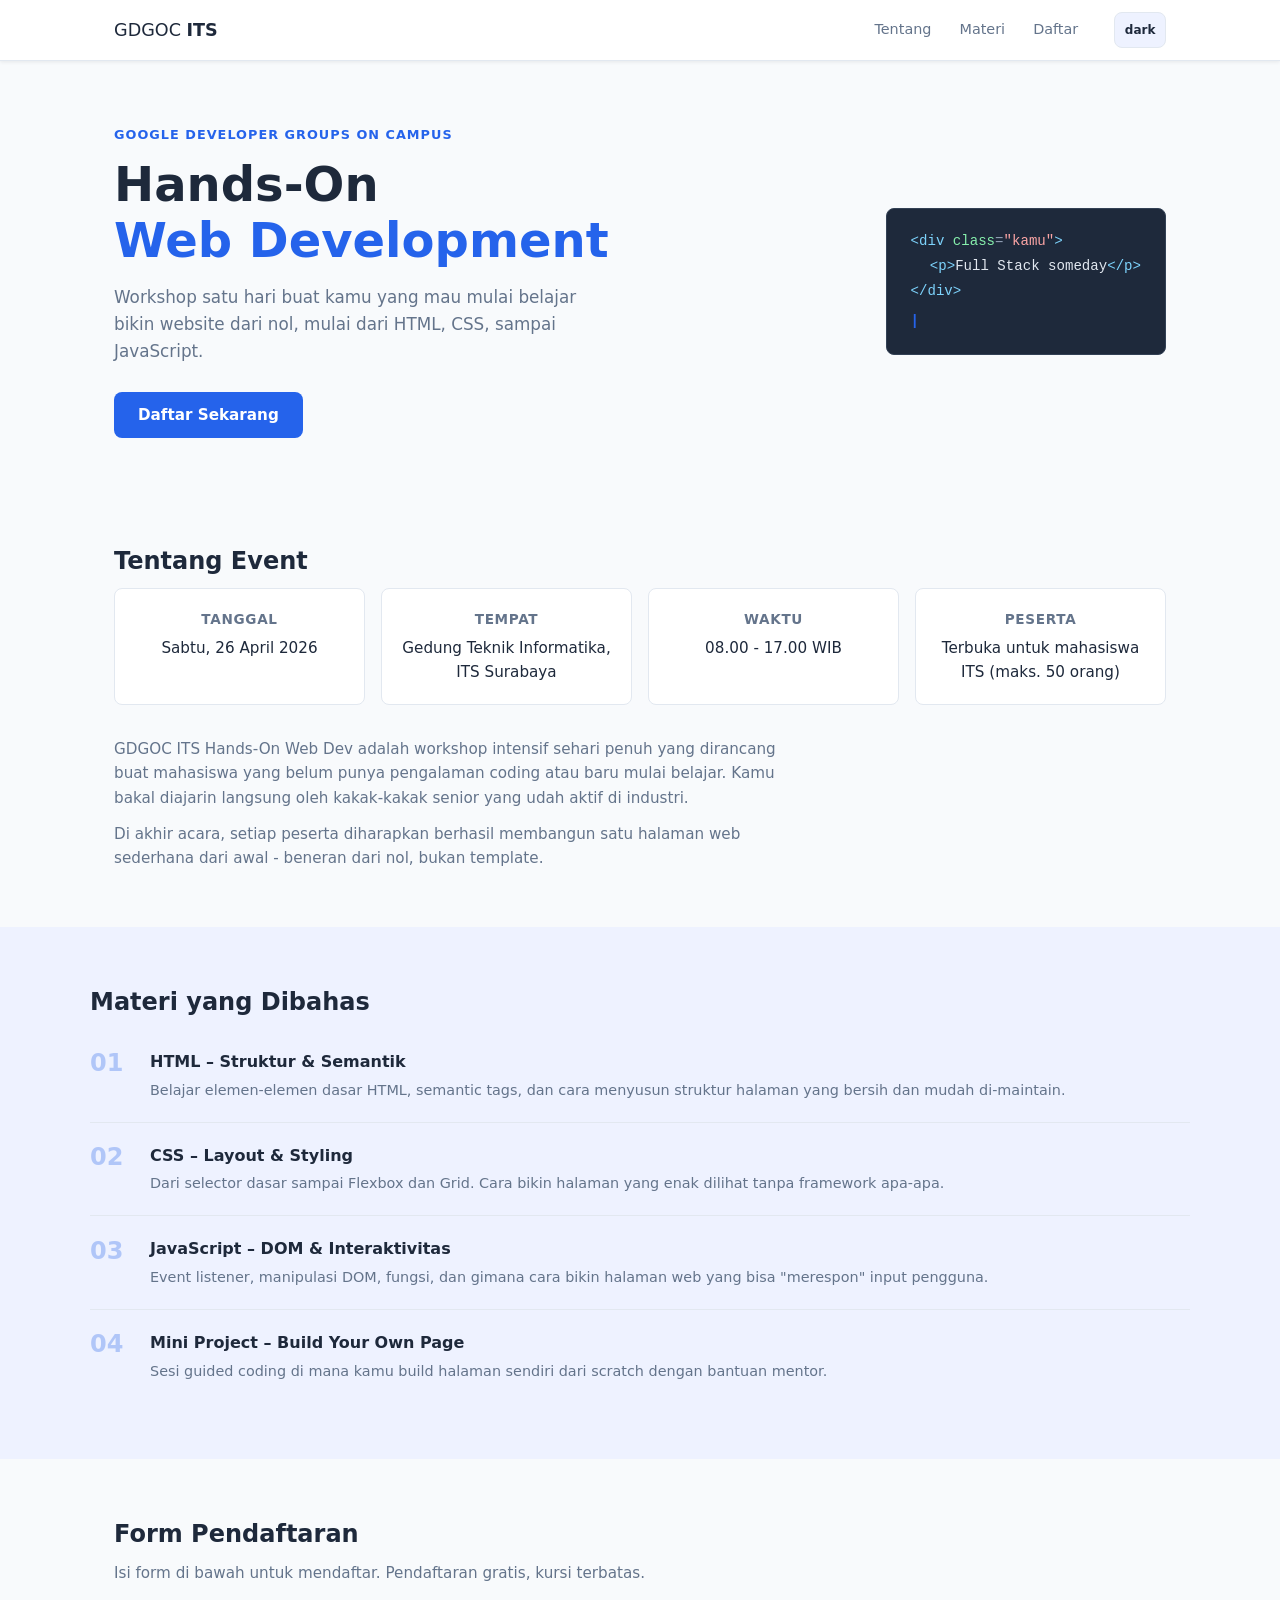
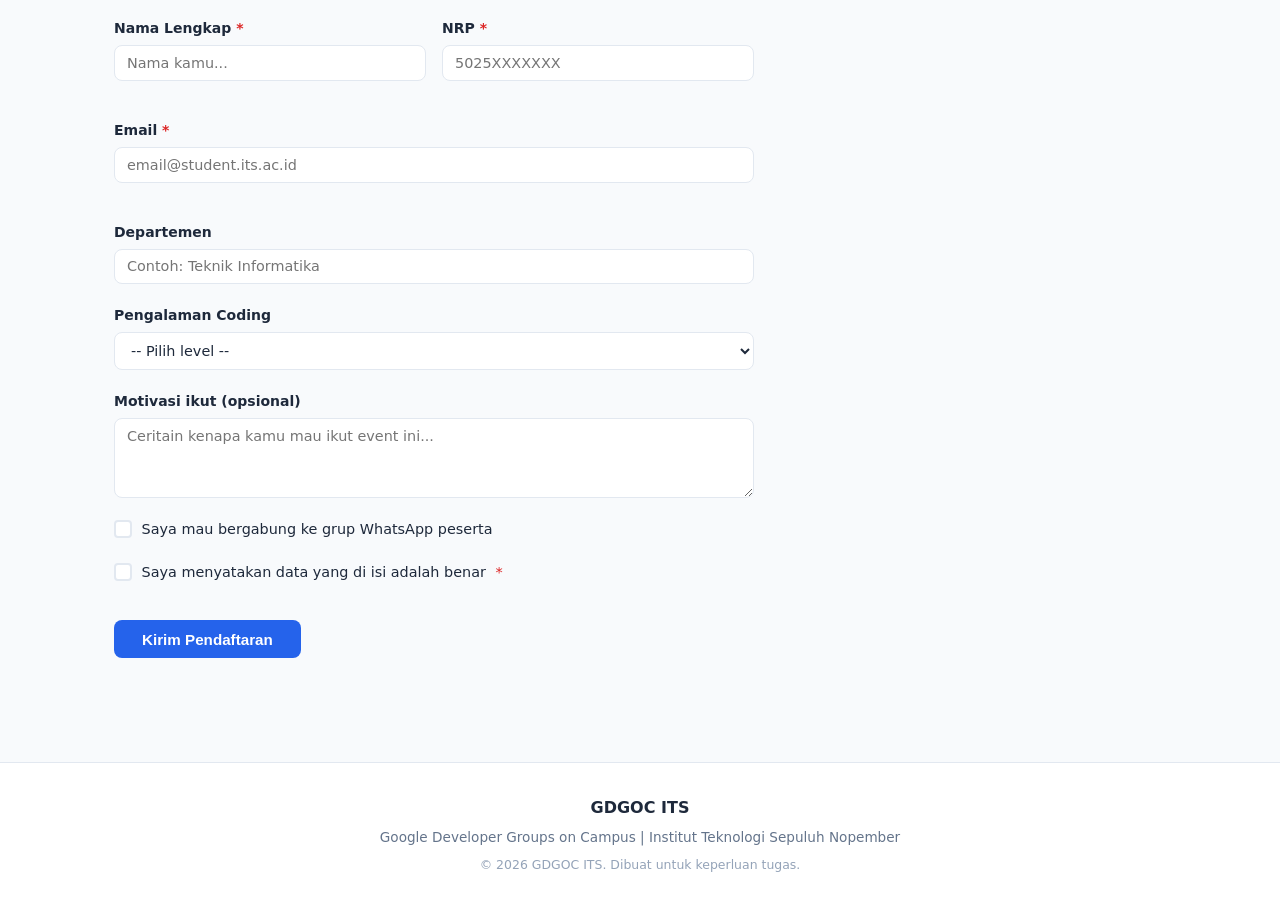
<file: index.html>
<!DOCTYPE html>
<html lang="id">
<head>
    <meta charset="UTF-8">
    <meta name="viewport" content="width=device-width, initial-scale=1.0">
    <meta name="description" content="Halaman pendaftaran GDGOC ITS Hands-On - event belajar HTML, CSS, dan JavaScript bersama.">
    <title>GDGOC ITS - Hands On Web Dev</title>
    <link rel="stylesheet" href="style.css">
</head>
<body>

    <header class="site-header">
        <div class="header-inner">
            <div class="logo">
                <span class="logo-text">GDGOC <strong>ITS</strong></span>
            </div>
            <nav class="nav">
                <a href="#about">Tentang</a>
                <a href="#topics">Materi</a>
                <a href="#daftar">Daftar</a>
            </nav>
            <button id="btn-darkmode" class="btn-darkmode" aria-label="Toggle dark mode">
                <span id="darkmode-icon">dark</span>
            </button>
        </div>
    </header>

    <main>

        <!-- Hero -->
        <section class="hero">
            <div class="hero-text">
                <p class="hero-label">Google Developer Groups on Campus</p>
                <h1>Hands-On<br><span>Web Development</span></h1>
                <p class="hero-desc">Workshop satu hari buat kamu yang mau mulai belajar bikin website dari nol, mulai dari HTML, CSS, sampai JavaScript.</p>
                <a href="#daftar" class="btn-primary">Daftar Sekarang</a>
            </div>
            <div class="hero-visual" aria-hidden="true">
                <div class="code-block">
                    <div class="code-line"><span class="c-tag">&lt;div</span> <span class="c-attr">class</span>=<span class="c-val">"kamu"</span><span class="c-tag">&gt;</span></div>
                    <div class="code-line indent"><span class="c-tag">&lt;p</span><span class="c-tag">&gt;</span><span class="c-text">Full Stack someday</span><span class="c-tag">&lt;/p&gt;</span></div>
                    <div class="code-line"><span class="c-tag">&lt;/div&gt;</span></div>
                    <div class="code-cursor">|</div>
                </div>
            </div>
        </section>

        <!-- About -->
        <section class="section" id="about">
            <h2 class="section-title">Tentang Event</h2>
            <div class="about-grid">
                <div class="info-card">
                    <h3>Tanggal</h3>
                    <p>Sabtu, 26 April 2026</p>
                </div>
                <div class="info-card">
                    <h3>Tempat</h3>
                    <p>Gedung Teknik Informatika, ITS Surabaya</p>
                </div>
                <div class="info-card">
                    <h3>Waktu</h3>
                    <p>08.00 - 17.00 WIB</p>
                </div>
                <div class="info-card">
                    <h3>Peserta</h3>
                    <p>Terbuka untuk mahasiswa ITS (maks. 50 orang)</p>
                </div>
            </div>
            <div class="about-desc">
                <p>
                    GDGOC ITS Hands-On Web Dev adalah workshop intensif sehari penuh yang dirancang buat mahasiswa yang belum punya pengalaman coding atau baru mulai belajar. Kamu bakal diajarin langsung oleh kakak-kakak senior yang udah aktif di industri.
                </p>
                <p>
                    Di akhir acara, setiap peserta diharapkan berhasil membangun satu halaman web sederhana dari awal - beneran dari nol, bukan template.
                </p>
            </div>
        </section>

        <!-- Topics -->
        <section class="section section-alt" id="topics">
            <h2 class="section-title">Materi yang Dibahas</h2>
            <div class="topics-list">
                <div class="topic-item">
                    <div class="topic-num">01</div>
                    <div class="topic-content">
                        <h3>HTML – Struktur & Semantik</h3>
                        <p>Belajar elemen-elemen dasar HTML, semantic tags, dan cara menyusun struktur halaman yang bersih dan mudah di-maintain.</p>
                    </div>
                </div>
                <div class="topic-item">
                    <div class="topic-num">02</div>
                    <div class="topic-content">
                        <h3>CSS – Layout & Styling</h3>
                        <p>Dari selector dasar sampai Flexbox dan Grid. Cara bikin halaman yang enak dilihat tanpa framework apa-apa.</p>
                    </div>
                </div>
                <div class="topic-item">
                    <div class="topic-num">03</div>
                    <div class="topic-content">
                        <h3>JavaScript – DOM & Interaktivitas</h3>
                        <p>Event listener, manipulasi DOM, fungsi, dan gimana cara bikin halaman web yang bisa "merespon" input pengguna.</p>
                    </div>
                </div>
                <div class="topic-item">
                    <div class="topic-num">04</div>
                    <div class="topic-content">
                        <h3>Mini Project – Build Your Own Page</h3>
                        <p>Sesi guided coding di mana kamu build halaman sendiri dari scratch dengan bantuan mentor.</p>
                    </div>
                </div>
            </div>
        </section>

        <!-- Registration Form -->
        <section class="section" id="daftar">
            <h2 class="section-title">Form Pendaftaran</h2>
            <p class="section-sub">Isi form di bawah untuk mendaftar. Pendaftaran gratis, kursi terbatas.</p>

            <form id="registration-form" class="reg-form" novalidate>
                <div class="form-row">
                    <div class="form-group">
                        <label for="name">Nama Lengkap <span class="req">*</span></label>
                        <input id="name" name="name" type="text" placeholder="Nama kamu..." autocomplete="name">
                        <span class="field-error" id="err-name"></span>
                    </div>
                    <div class="form-group">
                        <label for="nrp">NRP <span class="req">*</span></label>
                        <input id="nrp" name="nrp" type="text" placeholder="5025XXXXXXX">
                        <span class="field-error" id="err-nrp"></span>
                    </div>
                </div>

                <div class="form-group">
                    <label for="email">Email <span class="req">*</span></label>
                    <input id="email" name="email" type="email" placeholder="email@student.its.ac.id" autocomplete="email">
                    <span class="field-error" id="err-email"></span>
                </div>

                <div class="form-group">
                    <label for="dept">Departemen</label>
                    <input id="dept" name="dept" type="text" placeholder="Contoh: Teknik Informatika">
                </div>

                <div class="form-group">
                    <label for="level">Pengalaman Coding</label>
                    <select id="level" name="level">
                        <option value="">-- Pilih level --</option>
                        <option value="nol">Belum pernah sama sekali</option>
                        <option value="beginner">Pernah tapi dikit (SMA / otodidak)</option>
                        <option value="intermediate">Sudah lumayan (kuliah / kursus)</option>
                    </select>
                </div>

                <div class="form-group">
                    <label for="motivation">Motivasi ikut (opsional)</label>
                    <textarea id="motivation" name="motivation" rows="3" placeholder="Ceritain kenapa kamu mau ikut event ini..."></textarea>
                </div>

                <div class="form-check">
                    <label class="check-label">
                        <input id="join-wa" name="join-wa" type="checkbox">
                        <span class="check-box"></span>
                        Saya mau bergabung ke grup WhatsApp peserta
                    </label>
                </div>

                <div class="form-check">
                    <label class="check-label">
                        <input id="agree" name="agree" type="checkbox">
                        <span class="check-box"></span>
                        Saya menyatakan data yang di isi adalah benar <span class="req">*</span>
                    </label>
                    <span class="field-error" id="err-agree"></span>
                </div>

                <button type="submit" class="btn-submit" id="btn-submit">Kirim Pendaftaran</button>
            </form>

            <!-- Success message (hidden by default) -->
            <div id="success-msg" class="success-msg" hidden>
                <h3>Pendaftaran Berhasil</h3>
                <p id="success-text"></p>
                <button id="btn-reset" class="btn-primary">Daftar Lagi</button>
            </div>
        </section>

    </main>

    <footer class="site-footer">
        <div class="footer-inner">
            <div class="footer-brand">
                <span>GDGOC ITS</span>
            </div>
            <p class="footer-note">Google Developer Groups on Campus | Institut Teknologi Sepuluh Nopember</p>
            <p class="footer-copy">&copy; 2026 GDGOC ITS. Dibuat untuk keperluan tugas.</p>
        </div>
    </footer>

    <script src="script.js"></script>
</body>
</html>
</file>
<file: style.css>
/* ==========================
   Reset & Base
========================== */
*, *::before, *::after {
    margin: 0;
    padding: 0;
    box-sizing: border-box;
}

:root {
    --blue: #2563eb;
    --blue-dark: #1d4ed8;
    --blue-light: #dbeafe;
    --accent: #f59e0b;
    --bg: #f8fafc;
    --bg-alt: #eef2ff;
    --surface: #ffffff;
    --border: #e2e8f0;
    --text: #1e293b;
    --text-muted: #64748b;
    --text-light: #94a3b8;
    --error: #dc2626;
    --success: #16a34a;
    --radius: 8px;
    --shadow: 0 1px 4px rgba(0,0,0,0.08);
    --shadow-md: 0 4px 12px rgba(0,0,0,0.10);
}

/* Dark mode */
body.dark {
    --bg: #0f172a;
    --bg-alt: #1e293b;
    --surface: #1e293b;
    --border: #334155;
    --text: #f1f5f9;
    --text-muted: #94a3b8;
    --text-light: #64748b;
    --blue-light: #1e3a5f;
}

html {
    scroll-behavior: smooth;
}

body {
    font-family: 'Segoe UI', system-ui, -apple-system, sans-serif;
    background-color: var(--bg);
    color: var(--text);
    line-height: 1.6;
    transition: background-color 0.3s, color 0.3s;
}

a {
    color: var(--blue);
    text-decoration: none;
}

a:hover {
    text-decoration: underline;
}

/* ==========================
   Header
========================== */
.site-header {
    position: sticky;
    top: 0;
    z-index: 100;
    background: var(--surface);
    border-bottom: 1px solid var(--border);
    box-shadow: var(--shadow);
}

.header-inner {
    max-width: 1100px;
    margin: 0 auto;
    padding: 0 1.5rem;
    height: 60px;
    display: flex;
    align-items: center;
    gap: 1.5rem;
}

.logo {
    display: flex;
    align-items: center;
    gap: 0.5rem;
    font-size: 1.1rem;
    color: var(--text);
    white-space: nowrap;
}

.nav {
    display: flex;
    gap: 0.25rem;
    margin-left: auto;
}

.nav a {
    padding: 0.35rem 0.75rem;
    border-radius: var(--radius);
    color: var(--text-muted);
    font-size: 0.9rem;
    text-decoration: none;
    transition: background 0.2s, color 0.2s;
}

.nav a:hover {
    background: var(--bg-alt);
    color: var(--blue);
    text-decoration: none;
}

.btn-darkmode {
    background: var(--bg-alt);
    border: 1px solid var(--border);
    border-radius: var(--radius);
    padding: 0 0.6rem;
    height: 36px;
    cursor: pointer;
    font-size: 0.75rem;
    font-family: inherit;
    font-weight: 600;
    color: var(--text);
    display: flex;
    align-items: center;
    justify-content: center;
    transition: background 0.2s;
    flex-shrink: 0;
}

.btn-darkmode:hover {
    background: var(--border);
}

/* ==========================
   Hero
========================== */
.hero {
    max-width: 1100px;
    margin: 0 auto;
    padding: 4rem 1.5rem 3rem;
    display: flex;
    align-items: center;
    gap: 3rem;
}

.hero-text {
    flex: 1;
    min-width: 0;
}

.hero-label {
    font-size: 0.8rem;
    text-transform: uppercase;
    letter-spacing: 0.08em;
    color: var(--blue);
    font-weight: 600;
    margin-bottom: 0.75rem;
}

.hero-text h1 {
    font-size: clamp(2rem, 5vw, 3rem);
    font-weight: 800;
    line-height: 1.15;
    color: var(--text);
    margin-bottom: 1rem;
}

.hero-text h1 span {
    color: var(--blue);
}

.hero-desc {
    color: var(--text-muted);
    font-size: 1.05rem;
    margin-bottom: 1.75rem;
    max-width: 480px;
}

.btn-primary {
    display: inline-block;
    background: var(--blue);
    color: #fff;
    padding: 0.65rem 1.5rem;
    border-radius: var(--radius);
    font-size: 0.95rem;
    font-weight: 600;
    text-decoration: none;
    border: none;
    cursor: pointer;
    transition: background 0.2s, transform 0.1s;
}

.btn-primary:hover {
    background: var(--blue-dark);
    text-decoration: none;
    transform: translateY(-1px);
}

.btn-primary:active {
    transform: translateY(0);
}

/* Code block decoration */
.hero-visual {
    flex-shrink: 0;
}

.code-block {
    background: #1e293b;
    border-radius: var(--radius);
    padding: 1.25rem 1.5rem;
    font-family: 'Consolas', 'Courier New', monospace;
    font-size: 0.88rem;
    color: #94a3b8;
    line-height: 1.8;
    min-width: 240px;
    border: 1px solid #334155;
    position: relative;
}

.code-line { white-space: nowrap; }
.code-line.indent { padding-left: 1.2rem; }
.c-tag  { color: #7dd3fc; }
.c-attr { color: #86efac; }
.c-val  { color: #fca5a5; }
.c-text { color: #e2e8f0; }

.code-cursor {
    color: var(--blue);
    animation: blink 1.1s step-end infinite;
    font-weight: bold;
    margin-top: 0.25rem;
}

@keyframes blink {
    0%, 100% { opacity: 1; }
    50% { opacity: 0; }
}

/* ==========================
   Sections
========================== */
.section {
    padding: 3.5rem 1.5rem;
    max-width: 1100px;
    margin: 0 auto;
}

.section-alt {
    background: var(--bg-alt);
    max-width: 100%;
    padding: 3.5rem 1.5rem;
}

.section-alt .section-title,
.section-alt .topics-list {
    max-width: 1100px;
    margin-left: auto;
    margin-right: auto;
}

.section-title {
    font-size: 1.5rem;
    font-weight: 700;
    color: var(--text);
    margin-bottom: 0.5rem;
}

.section-sub {
    color: var(--text-muted);
    margin-bottom: 2rem;
    font-size: 0.95rem;
}

/* About grid */
.about-grid {
    display: grid;
    grid-template-columns: repeat(auto-fit, minmax(200px, 1fr));
    gap: 1rem;
    margin-bottom: 2rem;
}

.info-card {
    background: var(--surface);
    border: 1px solid var(--border);
    border-radius: var(--radius);
    padding: 1.25rem;
    text-align: center;
}

.info-icon {
    font-size: 1.75rem;
    margin-bottom: 0.5rem;
}

.info-card h3 {
    font-size: 0.85rem;
    font-weight: 600;
    text-transform: uppercase;
    letter-spacing: 0.05em;
    color: var(--text-muted);
    margin-bottom: 0.3rem;
}

.info-card p {
    font-size: 0.95rem;
    color: var(--text);
}

.about-desc {
    display: flex;
    flex-direction: column;
    gap: 0.75rem;
}

.about-desc p {
    color: var(--text-muted);
    font-size: 0.95rem;
    max-width: 700px;
}

/* Topics list */
.topics-list {
    display: flex;
    flex-direction: column;
    gap: 0;
}

.topic-item {
    display: flex;
    align-items: flex-start;
    gap: 1.25rem;
    padding: 1.25rem 0;
    border-bottom: 1px solid var(--border);
}

.topic-item:last-child {
    border-bottom: none;
}

.topic-num {
    font-size: 1.5rem;
    font-weight: 800;
    color: var(--blue);
    opacity: 0.3;
    min-width: 2.5rem;
    line-height: 1;
    padding-top: 0.15rem;
}

.topic-content h3 {
    font-size: 1rem;
    font-weight: 600;
    margin-bottom: 0.25rem;
    color: var(--text);
}

.topic-content p {
    font-size: 0.9rem;
    color: var(--text-muted);
}

/* ==========================
   Registration Form
========================== */
.reg-form {
    max-width: 640px;
    display: flex;
    flex-direction: column;
    gap: 1.25rem;
}

.form-row {
    display: grid;
    grid-template-columns: 1fr 1fr;
    gap: 1rem;
}

.form-group {
    display: flex;
    flex-direction: column;
    gap: 0.35rem;
}

.form-group label {
    font-size: 0.875rem;
    font-weight: 600;
    color: var(--text);
}

.form-group input,
.form-group select,
.form-group textarea {
    padding: 0.55rem 0.75rem;
    border: 1px solid var(--border);
    border-radius: var(--radius);
    background: var(--surface);
    color: var(--text);
    font-size: 0.9rem;
    font-family: inherit;
    transition: border-color 0.2s, box-shadow 0.2s;
    outline: none;
}

.form-group input:focus,
.form-group select:focus,
.form-group textarea:focus {
    border-color: var(--blue);
    box-shadow: 0 0 0 3px rgba(37, 99, 235, 0.12);
}

.form-group input.error,
.form-group select.error {
    border-color: var(--error);
}

.form-group textarea {
    resize: vertical;
    min-height: 80px;
}

.field-error {
    font-size: 0.78rem;
    color: var(--error);
    min-height: 1em;
}

.req {
    color: var(--error);
}

/* Checkbox custom */
.form-check {
    display: flex;
    flex-direction: column;
    gap: 0.25rem;
}

.check-label {
    display: flex;
    align-items: center;
    gap: 0.6rem;
    cursor: pointer;
    font-size: 0.9rem;
    color: var(--text);
    user-select: none;
}

.check-label input[type="checkbox"] {
    display: none;
}

.check-box {
    width: 18px;
    height: 18px;
    border: 2px solid var(--border);
    border-radius: 4px;
    flex-shrink: 0;
    display: flex;
    align-items: center;
    justify-content: center;
    transition: background 0.15s, border-color 0.15s;
    background: var(--surface);
    position: relative;
}

.check-label input[type="checkbox"]:checked + .check-box {
    background: var(--blue);
    border-color: var(--blue);
}

.check-label input[type="checkbox"]:checked + .check-box::after {
    content: '';
    width: 5px;
    height: 9px;
    border: 2px solid #fff;
    border-top: none;
    border-left: none;
    transform: rotate(45deg) translateY(-1px);
    display: block;
}

.btn-submit {
    align-self: flex-start;
    background: var(--blue);
    color: #fff;
    border: none;
    padding: 0.65rem 1.75rem;
    border-radius: var(--radius);
    font-size: 0.95rem;
    font-weight: 600;
    cursor: pointer;
    transition: background 0.2s, transform 0.1s;
}

.btn-submit:hover {
    background: var(--blue-dark);
    transform: translateY(-1px);
}

.btn-submit:active {
    transform: translateY(0);
}

/* Success */
.success-msg {
    max-width: 480px;
    background: var(--surface);
    border: 1px solid var(--border);
    border-radius: var(--radius);
    padding: 2.5rem 2rem;
    text-align: center;
}

.success-msg h3 {
    font-size: 1.2rem;
    margin-bottom: 0.5rem;
}

.success-msg p {
    color: var(--text-muted);
    font-size: 0.9rem;
    margin-bottom: 1.5rem;
}

/* ==========================
   Footer
========================== */
.site-footer {
    margin-top: 3rem;
    border-top: 1px solid var(--border);
    background: var(--surface);
}

.footer-inner {
    max-width: 1100px;
    margin: 0 auto;
    padding: 2rem 1.5rem;
    display: flex;
    flex-direction: column;
    align-items: center;
    gap: 0.4rem;
    text-align: center;
}

.footer-brand {
    display: flex;
    align-items: center;
    gap: 0.4rem;
    font-weight: 700;
    font-size: 1rem;
    color: var(--text);
}

.footer-note {
    font-size: 0.85rem;
    color: var(--text-muted);
}

.footer-copy {
    font-size: 0.78rem;
    color: var(--text-light);
}

/* ==========================
   Responsive
========================== */
@media (max-width: 700px) {
    .hero {
        flex-direction: column;
        padding-top: 2.5rem;
    }
    .hero-visual {
        width: 100%;
    }
    .code-block {
        min-width: 0;
        width: 100%;
    }
    .form-row {
        grid-template-columns: 1fr;
    }
    .nav a {
        padding: 0.3rem 0.5rem;
        font-size: 0.82rem;
    }
}
</file>
